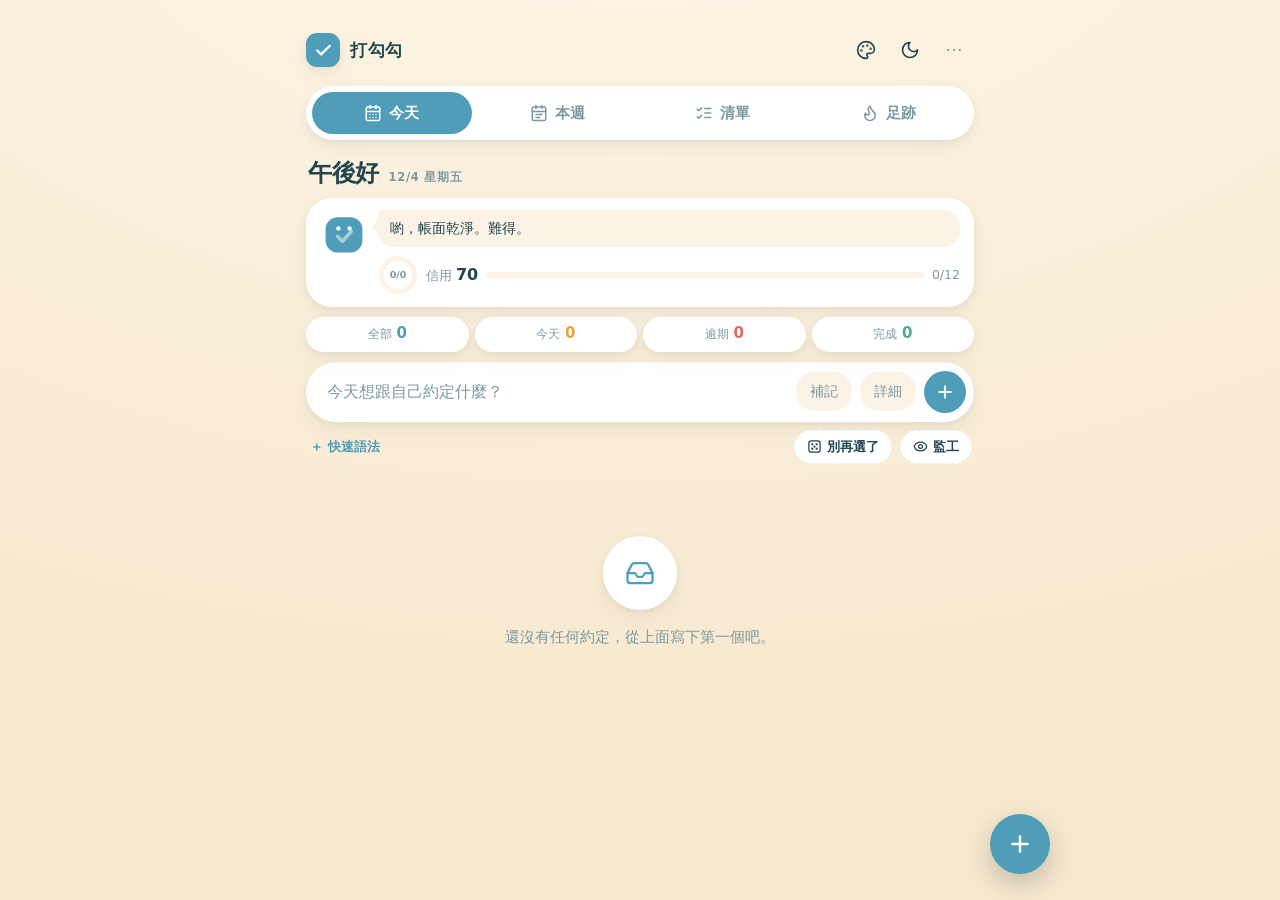
<file: index.html>
<!DOCTYPE html>
<html lang="zh-Hant" data-palette="cream" data-theme="light">
<head>
  <meta charset="UTF-8">
  <meta name="viewport" content="width=device-width, initial-scale=1, viewport-fit=cover">
  <meta name="description" content="打勾勾 — 跟自己打勾勾，說到做到。個人待辦清單，資料存在自己的瀏覽器。">
  <meta name="theme-color" content="#f7e9cf">
  <title>打勾勾 · 跟自己的約定</title>

  <link rel="manifest" href="manifest.webmanifest">
  <link rel="apple-touch-icon" href="icons/apple-touch-icon.png">
  <meta name="apple-mobile-web-app-capable" content="yes">
  <meta name="apple-mobile-web-app-status-bar-style" content="default">
  <meta name="apple-mobile-web-app-title" content="打勾勾">
  <meta name="mobile-web-app-capable" content="yes">
  <link rel="icon" href="data:image/svg+xml,%3Csvg%20xmlns='http://www.w3.org/2000/svg'%20viewBox='0%200%20100%20100'%3E%3Crect%20width='100'%20height='100'%20rx='28'%20fill='%234f9db8'/%3E%3Cpath%20d='M28%2052l14%2014%2030-32'%20fill='none'%20stroke='white'%20stroke-width='10'%20stroke-linecap='round'%20stroke-linejoin='round'/%3E%3C/svg%3E">

  <!-- 保底樣式：萬一外部樣式表沒載到（部署中／快取），畫面也不會爆開 -->
  <style>
    [hidden] { display: none !important; }
    .sprite { display: none; }
    svg.ico { width: 20px; height: 20px; fill: none; stroke: currentColor; stroke-width: 2; }
    body { margin: 0; font-family: system-ui, sans-serif; }
    canvas.confetti { position: fixed; inset: 0; pointer-events: none; opacity: 0; }
  </style>
  <link rel="stylesheet" href="assets/styles.css?v=16">
</head>
<body>
  <a class="skip-link" href="#groups">跳到清單</a>

  <!-- 圖示：Lucide (https://lucide.dev) — ISC License，路徑內嵌，不依賴外部資源 -->
  <svg class="sprite" aria-hidden="true" focusable="false">
    <symbol id="i-check" viewBox="0 0 24 24"><path d="M20 6 9 17l-5-5"/></symbol>
    <symbol id="i-list" viewBox="0 0 24 24"><path d="m3 17 2 2 4-4"/><path d="m3 7 2 2 4-4"/><path d="M13 6h8"/><path d="M13 12h8"/><path d="M13 18h8"/></symbol>
    <symbol id="i-calendar" viewBox="0 0 24 24"><path d="M8 2v4"/><path d="M16 2v4"/><rect width="18" height="18" x="3" y="4" rx="2"/><path d="M3 10h18"/><path d="M8 14h.01"/><path d="M12 14h.01"/><path d="M16 14h.01"/><path d="M8 18h.01"/><path d="M12 18h.01"/><path d="M16 18h.01"/></symbol>
    <symbol id="i-alarm" viewBox="0 0 24 24"><circle cx="12" cy="13" r="8"/><path d="M12 9v4l2 2"/><path d="M5 3 2 6"/><path d="m22 6-3-3"/><path d="M6.38 18.7 4 21"/><path d="M17.64 18.67 20 21"/></symbol>
    <symbol id="i-clock" viewBox="0 0 24 24"><circle cx="12" cy="12" r="10"/><polyline points="12 6 12 12 16 14"/></symbol>
    <symbol id="i-done" viewBox="0 0 24 24"><path d="M21.801 10A10 10 0 1 1 17 3.335"/><path d="m9 11 3 3L22 4"/></symbol>
    <symbol id="i-search" viewBox="0 0 24 24"><circle cx="11" cy="11" r="8"/><path d="m21 21-4.3-4.3"/></symbol>
    <symbol id="i-plus" viewBox="0 0 24 24"><path d="M5 12h14"/><path d="M12 5v14"/></symbol>
    <symbol id="i-sun" viewBox="0 0 24 24"><circle cx="12" cy="12" r="4"/><path d="M12 2v2"/><path d="M12 20v2"/><path d="m4.93 4.93 1.41 1.41"/><path d="m17.66 17.66 1.41 1.41"/><path d="M2 12h2"/><path d="M20 12h2"/><path d="m6.34 17.66-1.41 1.41"/><path d="m19.07 4.93-1.41 1.41"/></symbol>
    <symbol id="i-moon" viewBox="0 0 24 24"><path d="M12 3a6 6 0 0 0 9 9 9 9 0 1 1-9-9Z"/></symbol>
    <symbol id="i-palette" viewBox="0 0 24 24"><path d="M12 22a1 1 0 0 1 0-20 10 9 0 0 1 10 9 5 5 0 0 1-5 5h-2.25a1.75 1.75 0 0 0-1.4 2.8l.3.4a1.75 1.75 0 0 1-1.4 2.8z"/><circle cx="13.5" cy="6.5" r=".5" class="dot"/><circle cx="17.5" cy="10.5" r=".5" class="dot"/><circle cx="6.5" cy="12.5" r=".5" class="dot"/><circle cx="8.5" cy="7.5" r=".5" class="dot"/></symbol>
    <symbol id="i-more" viewBox="0 0 24 24"><circle cx="12" cy="12" r="1"/><circle cx="19" cy="12" r="1"/><circle cx="5" cy="12" r="1"/></symbol>
    <symbol id="i-edit" viewBox="0 0 24 24"><path d="M12 3H5a2 2 0 0 0-2 2v14a2 2 0 0 0 2 2h14a2 2 0 0 0 2-2v-7"/><path d="M18.375 2.625a1 1 0 0 1 3 3l-9.013 9.014a2 2 0 0 1-.853.505l-2.873.84a.5.5 0 0 1-.62-.62l.84-2.873a2 2 0 0 1 .506-.852z"/></symbol>
    <symbol id="i-trash" viewBox="0 0 24 24"><path d="M3 6h18"/><path d="M19 6v14c0 1-1 2-2 2H7c-1 0-2-1-2-2V6"/><path d="M8 6V4c0-1 1-2 2-2h4c1 0 2 1 2 2v2"/><path d="M10 11v6"/><path d="M14 11v6"/></symbol>
    <symbol id="i-grip" viewBox="0 0 24 24"><circle cx="9" cy="12" r="1"/><circle cx="9" cy="5" r="1"/><circle cx="9" cy="19" r="1"/><circle cx="15" cy="12" r="1"/><circle cx="15" cy="5" r="1"/><circle cx="15" cy="19" r="1"/></symbol>
    <symbol id="i-close" viewBox="0 0 24 24"><path d="M18 6 6 18"/><path d="m6 6 12 12"/></symbol>
    <symbol id="i-chevron" viewBox="0 0 24 24"><path d="m9 18 6-6-6-6"/></symbol>
    <symbol id="i-flag" viewBox="0 0 24 24"><path d="M4 15s1-1 4-1 5 2 8 2 4-1 4-1V3s-1 1-4 1-5-2-8-2-4 1-4 1z"/><path d="M4 22v-7"/></symbol>
    <symbol id="i-tag" viewBox="0 0 24 24"><path d="M12.586 2.586A2 2 0 0 0 11.172 2H4a2 2 0 0 0-2 2v7.172a2 2 0 0 0 .586 1.414l8.704 8.704a2.426 2.426 0 0 0 3.42 0l6.58-6.58a2.426 2.426 0 0 0 0-3.42z"/><circle cx="7.5" cy="7.5" r=".5" class="dot"/></symbol>
    <symbol id="i-download" viewBox="0 0 24 24"><path d="M21 15v4a2 2 0 0 1-2 2H5a2 2 0 0 1-2-2v-4"/><polyline points="7 10 12 15 17 10"/><path d="M12 15V3"/></symbol>
    <symbol id="i-upload" viewBox="0 0 24 24"><path d="M21 15v4a2 2 0 0 1-2 2H5a2 2 0 0 1-2-2v-4"/><polyline points="17 8 12 3 7 8"/><path d="M12 3v12"/></symbol>
    <symbol id="i-eraser" viewBox="0 0 24 24"><path d="m7 21-4.3-4.3c-1-1-1-2.5 0-3.4l9.6-9.6c1-1 2.5-1 3.4 0l5.6 5.6c1 1 1 2.5 0 3.4L13 21"/><path d="M22 21H7"/><path d="m5 11 9 9"/></symbol>
    <symbol id="i-inbox" viewBox="0 0 24 24"><polyline points="22 12 16 12 14 15 10 15 8 12 2 12"/><path d="M5.45 5.11 2 12v6a2 2 0 0 0 2 2h16a2 2 0 0 0 2-2v-6l-3.45-6.89A2 2 0 0 0 16.76 4H7.24a2 2 0 0 0-1.79 1.11z"/></symbol>
    <symbol id="i-sparkles" viewBox="0 0 24 24"><path d="M9.937 15.5A2 2 0 0 0 8.5 14.063l-6.135-1.582a.5.5 0 0 1 0-.962L8.5 9.936A2 2 0 0 0 9.937 8.5l1.582-6.135a.5.5 0 0 1 .963 0L14.063 8.5A2 2 0 0 0 15.5 9.937l6.135 1.581a.5.5 0 0 1 0 .964L15.5 14.063a2 2 0 0 0-1.437 1.437l-1.582 6.135a.5.5 0 0 1-.963 0z"/><path d="M20 3v4"/><path d="M22 5h-4"/><path d="M4 17v2"/><path d="M5 18H3"/></symbol>
    <symbol id="i-flame" viewBox="0 0 24 24"><path d="M8.5 14.5A2.5 2.5 0 0 0 11 12c0-1.38-.5-2-1-3-1.072-2.143-.224-4.054 2-6 .5 2.5 2 4.9 4 6.5 2 1.6 3 3.5 3 5.5a7 7 0 1 1-14 0c0-1.153.433-2.294 1-3a2.5 2.5 0 0 0 2.5 2.5z"/></symbol>
    <symbol id="i-shield" viewBox="0 0 24 24"><path d="M20 13c0 5-3.5 7.5-7.66 8.95a1 1 0 0 1-.67-.01C7.5 20.5 4 18 4 13V6a1 1 0 0 1 1-1c2 0 4.5-1.2 6.24-2.72a1.17 1.17 0 0 1 1.52 0C14.51 3.81 17 5 19 5a1 1 0 0 1 1 1z"/><path d="m9 12 2 2 4-4"/></symbol>
    <symbol id="i-share" viewBox="0 0 24 24"><path d="M12 2v13"/><path d="m16 6-4-4-4 4"/><path d="M21 15v4a2 2 0 0 1-2 2H5a2 2 0 0 1-2-2v-4"/></symbol>
    <symbol id="i-bell" viewBox="0 0 24 24"><path d="M10.268 21a2 2 0 0 0 3.464 0"/><path d="M3.262 15.326A1 1 0 0 0 4 17h16a1 1 0 0 0 .74-1.673C19.41 13.956 18 12.499 18 8A6 6 0 0 0 6 8c0 4.499-1.411 5.956-2.738 7.326"/></symbol>
    <symbol id="i-tone" viewBox="0 0 24 24"><path d="M21 15a2 2 0 0 1-2 2H7l-4 4V5a2 2 0 0 1 2-2h14a2 2 0 0 1 2 2z"/><path d="M12 7v3"/><path d="M12 13.5h.01"/></symbol>
    <symbol id="i-week" viewBox="0 0 24 24"><rect width="18" height="18" x="3" y="4" rx="2"/><path d="M16 2v4"/><path d="M8 2v4"/><path d="M3 10h18"/><path d="M8 14h8"/><path d="M8 18h5"/></symbol>
    <symbol id="i-dice" viewBox="0 0 24 24"><rect width="18" height="18" x="3" y="3" rx="4"/><circle cx="8.5" cy="8.5" r=".8" class="dot"/><circle cx="15.5" cy="8.5" r=".8" class="dot"/><circle cx="12" cy="12" r=".8" class="dot"/><circle cx="8.5" cy="15.5" r=".8" class="dot"/><circle cx="15.5" cy="15.5" r=".8" class="dot"/></symbol>
    <symbol id="i-note" viewBox="0 0 24 24"><path d="M9 18V5l12-2v13"/><circle cx="6" cy="18" r="3" class="stroked"/><circle cx="18" cy="16" r="3" class="stroked"/></symbol>
    <symbol id="i-voice" viewBox="0 0 24 24"><path d="M11 4.7 6.6 8H3.5a.5.5 0 0 0-.5.5v7a.5.5 0 0 0 .5.5h3.1L11 19.3a.5.5 0 0 0 .8-.4V5.1a.5.5 0 0 0-.8-.4z"/><path d="M16 9a5 5 0 0 1 0 6"/><path d="M19.4 5.6a9 9 0 0 1 0 12.8"/></symbol>
    <symbol id="i-eye" viewBox="0 0 24 24"><path d="M2.06 12.35a1 1 0 0 1 0-.7 10.75 10.75 0 0 1 19.88 0 1 1 0 0 1 0 .7 10.75 10.75 0 0 1-19.88 0"/><circle cx="12" cy="12" r="3" class="stroked" fill="none"/></symbol>
    <symbol id="i-install" viewBox="0 0 24 24"><path d="M12 13V2"/><path d="m8 9 4 4 4-4"/><path d="M20.38 12.21a10 10 0 1 1-16.76 0"/></symbol>
    <symbol id="i-link" viewBox="0 0 24 24"><path d="M10 13a5 5 0 0 0 7.54.54l3-3a5 5 0 0 0-7.07-7.07l-1.72 1.71"/><path d="M14 11a5 5 0 0 0-7.54-.54l-3 3a5 5 0 0 0 7.07 7.07l1.71-1.71"/></symbol>
  </svg>

  <div class="app">
    <header class="hero">
      <div class="hero__bar">
        <div class="brand">
          <span class="brand__mark"><svg class="ico"><use href="#i-check"/></svg></span>
          <span class="brand__name">打勾勾</span>
        </div>
        <div class="hero__tools">
          <div class="pop">
            <button type="button" class="ghost-btn" id="paletteBtn" aria-haspopup="true" aria-expanded="false" aria-label="更換配色">
              <svg class="ico"><use href="#i-palette"/></svg>
            </button>
            <div class="pop__panel pop__panel--swatches" id="palettePanel" role="menu" hidden>
              <button type="button" role="menuitemradio" data-palette="cream"><i class="sw sw--cream"></i>奶油拿鐵</button>
              <button type="button" role="menuitemradio" data-palette="pastel"><i class="sw sw--pastel"></i>粉彩糖霜</button>
              <button type="button" role="menuitemradio" data-palette="lime"><i class="sw sw--lime"></i>螢光萊姆</button>
            </div>
          </div>
          <button type="button" class="ghost-btn" id="themeBtn" aria-label="切換淺色或深色主題">
            <svg class="ico"><use href="#i-moon"/></svg>
          </button>
          <div class="pop">
            <button type="button" class="ghost-btn" id="moreBtn" aria-haspopup="true" aria-expanded="false" aria-label="更多功能">
              <svg class="ico"><use href="#i-more"/></svg>
            </button>
            <div class="pop__panel" id="morePanel" role="menu" hidden>
              <button type="button" role="menuitem" id="installBtn" hidden><svg class="ico"><use href="#i-install"/></svg>安裝到主畫面</button>
              <button type="button" role="menuitem" id="notifyBtn"><svg class="ico"><use href="#i-bell"/></svg><span id="notifyLabel">提醒：關</span></button>
              <button type="button" role="menuitem" id="soundBtn"><svg class="ico"><use href="#i-note"/></svg><span id="soundLabel">音效：開</span></button>
              <button type="button" role="menuitem" id="voiceBtn"><svg class="ico"><use href="#i-voice"/></svg><span id="voiceLabel">語音：關</span></button>
              <button type="button" role="menuitem" id="testNagBtn"><svg class="ico"><use href="#i-sparkles"/></svg>試罵一次</button>
              <button type="button" role="menuitem" id="toneBtn"><svg class="ico"><use href="#i-tone"/></svg><span id="toneLabel">語氣：毒舌</span></button>
              <button type="button" role="menuitem" id="shareBtn"><svg class="ico"><use href="#i-share"/></svg>產生今日成果卡</button>
              <button type="button" role="menuitem" id="exportBtn"><svg class="ico"><use href="#i-download"/></svg>匯出備份</button>
              <button type="button" role="menuitem" id="importBtn"><svg class="ico"><use href="#i-upload"/></svg>匯入備份</button>
              <button type="button" role="menuitem" id="clearDoneBtn"><svg class="ico"><use href="#i-eraser"/></svg>清除已完成</button>
              <button type="button" role="menuitem" id="clearAllBtn" class="danger"><svg class="ico"><use href="#i-trash"/></svg>刪除全部資料</button>
            </div>
          </div>
        </div>
      </div>
    </header>

    <nav class="nav" id="nav" role="tablist" aria-label="主要分頁">
      <button type="button" class="nav__btn" data-view="today" role="tab">
        <svg class="ico"><use href="#i-calendar"/></svg><span>今天</span>
        <i class="nav__dot" id="navDot" hidden></i>
      </button>
      <button type="button" class="nav__btn" data-view="week" role="tab">
        <svg class="ico"><use href="#i-week"/></svg><span>本週</span>
      </button>
      <button type="button" class="nav__btn" data-view="list" role="tab">
        <svg class="ico"><use href="#i-list"/></svg><span>清單</span>
      </button>
      <button type="button" class="nav__btn" data-view="trail" role="tab">
        <svg class="ico"><use href="#i-flame"/></svg><span>足跡</span>
      </button>
    </nav>

    <!-- ========== 今天 ========== -->
    <section class="view" id="viewToday" role="tabpanel" aria-label="今天">
      <div class="todayhead">
        <h1 class="hero__title" id="greeting">你好</h1>
        <p class="eyebrow" id="dateLine"></p>
      </div>

      <section class="credit" aria-label="信用與今日進度">
        <svg class="mascot" id="mascot" data-mood="normal" viewBox="0 0 120 120" aria-hidden="true">
          <rect x="14" y="18" width="92" height="88" rx="30" class="mascot__body"/>
          <path d="M44 66l12 12 22-24" class="mascot__check"/>
          <g class="m-normal">
            <circle cx="46" cy="46" r="5.5" class="mascot__eye"/>
            <circle cx="74" cy="46" r="5.5" class="mascot__eye"/>
          </g>
          <g class="m-proud">
            <path d="M40 46q6-7 12 0" class="mascot__stroke"/>
            <path d="M68 46q6-7 12 0" class="mascot__stroke"/>
          </g>
          <g class="m-squint">
            <path d="M40 44h12" class="mascot__stroke"/>
            <path d="M68 44h12" class="mascot__stroke"/>
          </g>
          <g class="m-angry">
            <path d="M39 40l13 5M81 40l-13 5" class="mascot__stroke"/>
            <circle cx="46" cy="50" r="4.5" class="mascot__eye"/>
            <circle cx="74" cy="50" r="4.5" class="mascot__eye"/>
          </g>
        </svg>
        <div class="credit__body">
          <p class="bubble" id="mascotSay">…</p>
          <div class="credit__meta">
            <span class="ring ring--mini" title="今日進度">
              <svg viewBox="0 0 120 120" aria-hidden="true">
                <circle class="ring__track" cx="60" cy="60" r="50"></circle>
                <circle class="ring__bar" id="ringBar" cx="60" cy="60" r="50"></circle>
              </svg>
              <b class="ring__label" id="ringLabel">0/0</b>
            </span>
            <span class="credit__score">信用 <b id="creditScore">70</b></span>
            <div class="limitbar" title="進行中／額度"><i id="limitFill"></i></div>
            <span class="credit__limit" id="limitText"></span>
          </div>
        </div>
      </section>

      <section class="tiles" aria-label="狀態總覽">
        <button type="button" class="tile" data-page="all" data-tone="brand">
          <span class="tile__label">全部</span>
          <span class="tile__num" id="tAll">0</span>
        </button>
        <button type="button" class="tile" data-page="today" data-tone="accent">
          <span class="tile__label">今天</span>
          <span class="tile__num" id="tToday">0</span>
        </button>
        <button type="button" class="tile" data-page="overdue" data-tone="danger">
          <span class="tile__label">逾期</span>
          <span class="tile__num" id="tOver">0</span>
        </button>
        <button type="button" class="tile" data-page="done" data-tone="ok">
          <span class="tile__label">完成</span>
          <span class="tile__num" id="tDone">0</span>
        </button>
      </section>

      <section class="compose">
        <form id="quickForm" autocomplete="off">
          <input type="text" id="quickInput" placeholder="今天想跟自己約定什麼？" aria-label="新增待辦事項">
          <button type="button" class="compose__more" id="backfillBtn" title="記下已經做完、但沒列在清單上的事">補記</button>
          <button type="button" class="compose__more" id="detailBtn" title="填寫完整欄位">詳細</button>
          <button type="submit" class="compose__go" aria-label="新增">
            <svg class="ico"><use href="#i-plus"/></svg>
          </button>
        </form>
        <div class="toolrow">
          <button type="button" class="toolrow__link" id="syntaxBtn" aria-expanded="false" aria-controls="syntaxHelp">快速語法</button>
          <button type="button" class="fun-btn" id="spinBtn"><svg class="ico"><use href="#i-dice"/></svg>別再選了</button>
          <button type="button" class="fun-btn" id="focusBtn"><svg class="ico"><use href="#i-eye"/></svg>監工</button>
        </div>
        <p class="syntax" id="syntaxHelp" hidden>
            <code>!高</code> <code>!中</code> <code>!低</code> 設定優先度 ·
            <code>#分類</code> 設定分類 ·
            <code>@今天</code> <code>@明天</code> <code>@下週</code> <code>@8/15</code> 設定到期日。
            例如：<em>寫月報 !高 #工作 @明天</em>
        </p>
      </section>

      <main class="groups" id="todayList"></main>
      <div class="empty" id="todayEmpty" hidden></div>
    </section>

    <!-- ========== 本週 ========== -->
    <section class="view" id="viewWeek" role="tabpanel" aria-label="本週" hidden>
      <div class="week__nav">
        <button type="button" class="ghost-btn" id="weekPrev" aria-label="上一週"><svg class="ico" style="transform:rotate(180deg)"><use href="#i-chevron"/></svg></button>
        <h2 class="week__label" id="weekLabel"></h2>
        <button type="button" class="ghost-btn" id="weekNext" aria-label="下一週"><svg class="ico"><use href="#i-chevron"/></svg></button>
      </div>
      <p class="week__hint">點日期看那天要做什麼；tab 下的小條是各天的負載。用 ‹ › 把事情搬到別天——未來的隨便搬，<b>今天和逾期的往後搬算改期，照罰</b>。</p>
      <div id="weekBoard" class="week"></div>
      <button type="button" class="week__someday" id="weekSomeday" hidden></button>
    </section>

    <!-- ========== 清單 ========== -->
    <section class="view" id="viewList" role="tabpanel" aria-label="清單" hidden>
      <section class="controls">
        <div class="search">
          <svg class="ico"><use href="#i-search"/></svg>
          <input type="search" id="searchInput" placeholder="搜尋待辦事項…" aria-label="搜尋待辦事項">
        </div>
        <label class="select">
          <select id="sortSelect" aria-label="排序方式">
            <option value="manual">自訂順序</option>
            <option value="due">依到期日</option>
            <option value="priority">依優先度</option>
            <option value="created">依建立時間</option>
          </select>
          <svg class="ico"><use href="#i-chevron"/></svg>
        </label>
      </section>

      <div class="cats" id="cats" role="group" aria-label="分類篩選"></div>
      <nav class="tabs" id="tabs" role="tablist" aria-label="依日期分頁"></nav>

      <main class="groups" id="groups"></main>
      <div class="empty" id="empty" hidden></div>
      <div class="pager" id="pager" hidden></div>
    </section>

    <!-- ========== 足跡 ========== -->
    <section class="view" id="viewTrail" role="tabpanel" aria-label="約定足跡" hidden>
      <section class="trail">
        <div class="trail__head">
          <h2>約定足跡</h2>
          <button type="button" class="mini-btn" id="shareBtn2">
            <svg class="ico"><use href="#i-sparkles"/></svg>成果卡
          </button>
        </div>
        <div class="trail__stats">
          <div class="trail__stat">
            <span class="trail__ico" data-tone="accent"><svg class="ico"><use href="#i-flame"/></svg></span>
            <b id="streakNum">0</b>
            <small>連續達成</small>
          </div>
          <div class="trail__stat">
            <span class="trail__ico" data-tone="ok"><svg class="ico"><use href="#i-shield"/></svg></span>
            <b id="keepRate">—</b>
            <small>守約率</small>
          </div>
          <div class="trail__stat">
            <span class="trail__ico" data-tone="brand"><svg class="ico"><use href="#i-check"/></svg></span>
            <b id="totalDone">0</b>
            <small>累計完成</small>
          </div>
        </div>
        <div class="heatmap" id="heatmap"></div>
        <div class="trail__legend">
          <span>少</span>
          <i data-lv="0"></i><i data-lv="1"></i><i data-lv="2"></i><i data-lv="3"></i><i data-lv="4"></i>
          <span>多</span>
          <em id="trailRange"></em>
        </div>
      </section>
    </section>
  </div>

  <div class="focusbar" id="focusBar" hidden>
    <svg class="ico"><use href="#i-eye"/></svg>
    <div class="focusbar__body">
      <b id="focusTask">專注中</b>
      <span class="focusbar__time" id="focusTime">25:00</span>
    </div>
    <button type="button" id="focusQuit">放棄</button>
  </div>

  <button type="button" class="fab" id="fabBtn" aria-label="新增待辦事項（詳細）">
    <svg class="ico"><use href="#i-plus"/></svg>
  </button>

  <canvas id="confetti" class="confetti" aria-hidden="true"></canvas>

  <dialog id="editDialog" class="sheet">
    <form method="dialog" id="editForm">
      <div class="sheet__head">
        <h2 id="dialogTitle">新的約定</h2>
        <button type="button" class="ghost-btn" id="cancelBtn" aria-label="關閉">
          <svg class="ico"><use href="#i-close"/></svg>
        </button>
      </div>

      <label class="field">
        <span>標題</span>
        <input type="text" name="title" id="fTitle" required maxlength="200" placeholder="例如：寫月報">
      </label>

      <label class="field">
        <span>備註</span>
        <textarea name="note" id="fNote" rows="3" maxlength="2000" placeholder="補充說明（選填）"></textarea>
      </label>

      <div class="field">
        <span>優先度</span>
        <div class="segmented">
          <label><input type="radio" name="priority" value="high"><span>高</span></label>
          <label><input type="radio" name="priority" value="normal" checked><span>中</span></label>
          <label><input type="radio" name="priority" value="low"><span>低</span></label>
        </div>
      </div>

      <div class="field">
        <span>到期日</span>
        <input type="date" name="due" id="fDue">
        <div class="quickdates">
          <button type="button" data-shift="0">今天</button>
          <button type="button" data-shift="1">明天</button>
          <button type="button" data-shift="7">下週</button>
          <button type="button" data-shift="clear">清除</button>
        </div>
      </div>

      <label class="field">
        <span>分類</span>
        <input type="text" name="category" id="fCategory" list="categoryList" maxlength="30" placeholder="例如：工作、家事、學習">
        <datalist id="categoryList"></datalist>
      </label>

      <div class="sheet__actions">
        <button type="button" class="btn" id="cancelBtn2">取消</button>
        <button type="submit" class="btn btn--primary" id="saveBtn">儲存</button>
      </div>
    </form>
  </dialog>

  <dialog id="spinDialog" class="sheet sheet--spin">
    <div class="sheet__head">
      <h2>勾勾抽籤</h2>
      <button type="button" class="ghost-btn" id="spinClose" aria-label="關閉">
        <svg class="ico"><use href="#i-close"/></svg>
      </button>
    </div>
    <div class="slot" id="slot"><span id="slotText">…</span></div>
    <p class="spin-say" id="spinSay"></p>
    <div class="sheet__actions">
      <button type="button" class="btn" id="spinAgain">再抽</button>
      <button type="button" class="btn btn--primary" id="spinGo">就做這件，監工開始</button>
    </div>
  </dialog>

  <dialog id="shareDialog" class="sheet sheet--share">
    <div class="sheet__head">
      <h2 id="shareTitle">今日成果卡</h2>
      <button type="button" class="ghost-btn" id="shareClose" aria-label="關閉">
        <svg class="ico"><use href="#i-close"/></svg>
      </button>
    </div>
    <div class="shareview"><canvas id="shareCanvas" width="1080" height="1350"></canvas></div>
    <div class="sheet__actions">
      <button type="button" class="btn" id="shareCopy"><svg class="ico"><use href="#i-link"/></svg>複製圖片</button>
      <button type="button" class="btn btn--primary" id="shareSave"><svg class="ico"><use href="#i-download"/></svg>下載 PNG</button>
    </div>
  </dialog>

  <dialog id="nagDialog" class="sheet sheet--nag">
    <div class="nag__row">
      <svg class="mascot mascot--sm" data-mood="angry" viewBox="0 0 120 120" aria-hidden="true">
        <rect x="14" y="18" width="92" height="88" rx="30" class="mascot__body"/>
        <path d="M44 66l12 12 22-24" class="mascot__check"/>
        <g class="m-angry">
          <path d="M39 40l13 5M81 40l-13 5" class="mascot__stroke"/>
          <circle cx="46" cy="50" r="4.5" class="mascot__eye"/>
          <circle cx="74" cy="50" r="4.5" class="mascot__eye"/>
        </g>
      </svg>
      <p id="nagText"></p>
    </div>
    <div class="sheet__actions">
      <button type="button" class="btn" id="nagAlt"></button>
      <button type="button" class="btn btn--primary" id="nagMain"></button>
    </div>
  </dialog>

  <input type="file" id="importFile" accept="application/json,.json" hidden>

  <div class="toast" id="toast" role="status" aria-live="polite" hidden>
    <span id="toastText"></span>
    <button type="button" id="toastAction" class="toast__action" hidden>復原</button>
  </div>

  <script src="assets/app.js?v=16"></script>
</body>
</html>
</file>
<file: assets/styles.css>
/* =========================================================
   打勾勾 Pinky — 樣式
   色盤：cream（奶油拿鐵）/ pastel（粉彩糖霜）/ lime（螢光萊姆）
   每組色盤都有 light / dark 兩種明暗。
   ========================================================= */

/* ---------- 奶油拿鐵 ---------- */
:root[data-palette="cream"][data-theme="light"] {
  color-scheme: light;
  --bg: #f7e9cf;
  --bg-2: #fdf5e6;
  --surface: #ffffff;
  --surface-2: #fbf3e6;
  --line: rgba(35, 71, 79, .09);
  --text: #21454e;
  --dim: #7c99a2;
  --brand: #4f9db8;
  --brand-wash: #e2f1f6;
  --on-brand: #ffffff;
  --accent: #e6a23c;
  --accent-wash: #fbeed6;
  --danger: #e0685c;
  --danger-wash: #fbe6e3;
  --ok: #4bab86;
  --ok-wash: #e0f2ea;
  --hero-1: #4f9db8;
  --hero-2: #86c8d6;
  --on-hero: #ffffff;
}
:root[data-palette="cream"][data-theme="dark"] {
  color-scheme: dark;
  --bg: #0c2a31;
  --bg-2: #10353e;
  --surface: #123943;
  --surface-2: #17444f;
  --line: rgba(255, 255, 255, .09);
  --text: #e8f3f4;
  --dim: #8db2b9;
  --brand: #6cc2dc;
  --brand-wash: #1a4b58;
  --on-brand: #06272f;
  --accent: #eeb463;
  --accent-wash: #45392a;
  --danger: #f08a7e;
  --danger-wash: #4a2b2a;
  --ok: #63c6a2;
  --ok-wash: #1e4740;
  --hero-1: #1c6076;
  --hero-2: #2f8ba1;
  --on-hero: #eafafd;
}

/* ---------- 粉彩糖霜 ---------- */
:root[data-palette="pastel"][data-theme="light"] {
  color-scheme: light;
  --bg: #eeedf8;
  --bg-2: #f8f7fd;
  --surface: #ffffff;
  --surface-2: #f5f4fd;
  --line: rgba(43, 42, 61, .08);
  --text: #2b2a3d;
  --dim: #85839c;
  --brand: #7d76e0;
  --brand-wash: #ebe9fc;
  --on-brand: #ffffff;
  --accent: #e98aa6;
  --accent-wash: #fceaf0;
  --danger: #e5695f;
  --danger-wash: #fbe6e3;
  --ok: #4fb492;
  --ok-wash: #e0f3ec;
  --hero-1: #8a83ea;
  --hero-2: #c6a4ee;
  --on-hero: #ffffff;
}
:root[data-palette="pastel"][data-theme="dark"] {
  color-scheme: dark;
  --bg: #15142a;
  --bg-2: #1b1a33;
  --surface: #201f3a;
  --surface-2: #282647;
  --line: rgba(255, 255, 255, .09);
  --text: #eceafb;
  --dim: #9c99bd;
  --brand: #a8a1ff;
  --brand-wash: #2f2c58;
  --on-brand: #16142c;
  --accent: #f2a2bc;
  --accent-wash: #4a2c3b;
  --danger: #f4837a;
  --danger-wash: #4b2a2c;
  --ok: #67cba7;
  --ok-wash: #1f4a3f;
  --hero-1: #5c53b8;
  --hero-2: #9a6fc9;
  --on-hero: #f6f2ff;
}

/* ---------- 螢光萊姆 ---------- */
:root[data-palette="lime"][data-theme="light"] {
  color-scheme: light;
  --bg: #eef3d8;
  --bg-2: #f7faea;
  --surface: #ffffff;
  --surface-2: #f4f7e4;
  --line: rgba(32, 38, 20, .1);
  --text: #232a16;
  --dim: #7c8468;
  --brand: #7f9c16;
  --brand-wash: #eaf3c8;
  --on-brand: #ffffff;
  --accent: #d0a520;
  --accent-wash: #f8eec7;
  --danger: #d9604f;
  --danger-wash: #fae4df;
  --ok: #3fa478;
  --ok-wash: #ddf0e6;
  --hero-1: #b6d92f;
  --hero-2: #8fc63f;
  --on-hero: #1c220f;
}
:root[data-palette="lime"][data-theme="dark"] {
  color-scheme: dark;
  --bg: #14150e;
  --bg-2: #1b1c13;
  --surface: #222318;
  --surface-2: #2b2d1f;
  --line: rgba(255, 255, 255, .1);
  --text: #f1f3e2;
  --dim: #9ea48b;
  --brand: #cfee4d;
  --brand-wash: #33381c;
  --on-brand: #1a1d0d;
  --accent: #e8c85a;
  --accent-wash: #3d3620;
  --danger: #f08a76;
  --danger-wash: #43281f;
  --ok: #6ed3a1;
  --ok-wash: #1f402f;
  --hero-1: #c7e94a;
  --hero-2: #98cc45;
  --on-hero: #1a1e0c;
}

:root {
  --r-sm: 12px;
  --r-md: 18px;
  --r-lg: 26px;
  --r-xl: 34px;
  --shadow-sm: 0 2px 6px rgba(20, 30, 40, .05), 0 8px 20px rgba(20, 30, 40, .05);
  --shadow-md: 0 6px 14px rgba(20, 30, 40, .07), 0 18px 40px rgba(20, 30, 40, .08);
  --shadow-lg: 0 20px 50px rgba(20, 30, 40, .18);
  --ease: cubic-bezier(.22, .68, .36, 1);
}

/* ---------- 基礎 ---------- */
* { box-sizing: border-box; }

/* 自訂 display 會蓋掉瀏覽器內建的 [hidden]，這裡補回來 */
[hidden] { display: none !important; }

html, body { min-height: 100%; }

body {
  margin: 0;
  background: var(--bg);
  background-image: radial-gradient(120% 900px at 50% -160px, var(--bg-2) 0%, transparent 100%);
  background-repeat: no-repeat;
  color: var(--text);
  font: 400 16px/1.55 "Noto Sans TC", "PingFang TC", "Hiragino Sans", "Microsoft JhengHei", ui-sans-serif, system-ui, -apple-system, "Segoe UI", sans-serif;
  -webkit-text-size-adjust: 100%;
  -webkit-font-smoothing: antialiased;
  transition: background-color .35s var(--ease), color .35s var(--ease);
}

button, input, select, textarea { font: inherit; color: inherit; }
button { cursor: pointer; }

.sprite { display: none; }

.ico {
  width: 20px;
  height: 20px;
  flex: none;
  fill: none;
  stroke: currentColor;
  stroke-width: 2;
  stroke-linecap: round;
  stroke-linejoin: round;
}
.ico .dot { fill: currentColor; stroke: none; }
#i-more circle, #i-grip circle, #i-list circle { fill: currentColor; stroke: none; }

.skip-link { position: absolute; left: -9999px; }
.skip-link:focus {
  left: 12px; top: 12px; z-index: 60;
  background: var(--surface); padding: 10px 16px; border-radius: 999px;
  box-shadow: var(--shadow-md);
}

:focus-visible { outline: 2px solid var(--brand); outline-offset: 3px; }

.app {
  max-width: 720px;
  margin: 0 auto;
  padding: clamp(18px, 3.5vw, 30px) clamp(16px, 4vw, 26px) 110px;
}

/* 安裝到主畫面後沒有瀏覽器列，需要自己讓開狀態列與底部指示條 */
@media (display-mode: standalone) {
  .app { padding-top: calc(clamp(18px, 3.5vw, 30px) + env(safe-area-inset-top)); }
}

/* ---------- 主要分頁列 ----------
   桌機：跟著內容排在頂部；手機：固定在底部，像原生 App。 */
.nav {
  display: flex;
  gap: 6px;
  padding: 6px;
  margin-bottom: 20px;
  background: var(--surface);
  border-radius: 999px;
  box-shadow: var(--shadow-sm);
}
.nav__btn {
  position: relative;
  flex: 1;
  display: flex;
  align-items: center;
  justify-content: center;
  gap: 7px;
  padding: 10px 8px;
  font-size: 14.5px;
  font-weight: 600;
  color: var(--dim);
  background: transparent;
  border: 0;
  border-radius: 999px;
  transition: all .2s var(--ease);
}
.nav__btn:hover { color: var(--text); }
.nav__btn.is-on {
  background: var(--brand);
  color: var(--on-brand);
}
.nav__btn .ico { width: 18px; height: 18px; }
.nav__dot {
  position: absolute;
  top: 7px;
  right: 18px;
  width: 7px; height: 7px;
  border-radius: 50%;
  background: var(--danger);
  box-shadow: 0 0 0 2px var(--surface);
}
.nav__btn.is-on .nav__dot { box-shadow: 0 0 0 2px var(--brand); }

.view { animation: viewIn .22s var(--ease); }
@keyframes viewIn { from { opacity: 0; transform: translateY(6px); } }

/* ---------- 標頭 ---------- */
.hero { margin-bottom: 16px; }

.hero__bar {
  display: flex;
  align-items: center;
  justify-content: space-between;
  gap: 12px;
  margin-bottom: 12px;
}

.brand { display: flex; align-items: center; gap: 10px; }
.brand__mark {
  width: 34px; height: 34px;
  display: grid; place-items: center;
  color: var(--on-brand);
  background: var(--brand);
  border-radius: 11px;
  box-shadow: var(--shadow-sm);
}
.brand__mark .ico { width: 19px; height: 19px; stroke-width: 3; }
.brand__name {
  font-size: 17px;
  font-weight: 800;
  letter-spacing: .04em;
}

.eyebrow {
  margin: 0;
  font-size: 11.5px;
  font-weight: 700;
  letter-spacing: .16em;
  color: var(--dim);
  text-transform: uppercase;
}

.hero__tools { display: flex; gap: 4px; }

.ghost-btn {
  width: 40px; height: 40px;
  display: grid; place-items: center;
  color: var(--text);
  background: transparent;
  border: 0;
  border-radius: 50%;
  transition: background-color .2s var(--ease), transform .2s var(--ease);
}
.ghost-btn:hover { background: var(--surface); transform: translateY(-1px); }
.ghost-btn:active { transform: scale(.94); }

.hero__title {
  margin: 0;
  font-size: clamp(26px, 6vw, 34px);
  font-weight: 800;
  letter-spacing: -.02em;
  line-height: 1.15;
}
/* 今天頁標頭：問候＋日期同一行 */
.todayhead {
  display: flex;
  align-items: baseline;
  gap: 10px;
  margin: 0 2px 10px;
}
.todayhead .hero__title { font-size: 24px; }
.todayhead .eyebrow { letter-spacing: .06em; }

/* ---------- 彈出選單 ---------- */
.pop { position: relative; }
.pop__panel {
  position: absolute;
  right: 0; top: calc(100% + 8px);
  min-width: 196px;
  padding: 8px;
  display: grid;
  gap: 2px;
  background: var(--surface);
  border: 1px solid var(--line);
  border-radius: var(--r-md);
  box-shadow: var(--shadow-md);
  z-index: 40;
  animation: pop .16s var(--ease);
}
@keyframes pop { from { opacity: 0; transform: translateY(-6px) scale(.97); } }

.pop__panel button {
  display: flex;
  align-items: center;
  gap: 10px;
  padding: 10px 12px;
  font-size: 14.5px;
  background: transparent;
  border: 0;
  border-radius: var(--r-sm);
  text-align: left;
  color: inherit;
}
.pop__panel button:hover { background: var(--surface-2); }
.pop__panel .danger { color: var(--danger); }
.pop__panel button[aria-checked="true"] { background: var(--brand-wash); font-weight: 700; }

.sw {
  width: 20px; height: 20px;
  border-radius: 50%;
  flex: none;
  box-shadow: inset 0 0 0 1px rgba(0, 0, 0, .08);
}
.sw--cream { background: linear-gradient(135deg, #f7e9cf 45%, #4f9db8 45%); }
.sw--pastel { background: linear-gradient(135deg, #eeedf8 45%, #8a83ea 45%); }
.sw--lime { background: linear-gradient(135deg, #22231a 45%, #cfee4d 45%); }

/* ---------- 今日進度環（迷你，嵌在信用卡片） ---------- */
.ring--mini { position: relative; width: 40px; height: 40px; flex: none; }
.ring--mini svg { width: 100%; height: 100%; transform: rotate(-90deg); display: block; }
.ring--mini circle { fill: none; stroke-width: 14; stroke-linecap: round; }
.ring--mini .ring__track { stroke: var(--surface-2); }
.ring--mini .ring__bar {
  stroke: var(--ok);
  stroke-dasharray: 314.16;
  stroke-dashoffset: 314.16;
  transition: stroke-dashoffset .6s var(--ease);
}
.ring--mini .ring__label {
  position: absolute;
  inset: 0;
  display: grid;
  place-items: center;
  font-size: 9.5px;
  font-weight: 800;
  font-variant-numeric: tabular-nums;
}

/* ---------- 信用卡片與吉祥物「勾勾」 ---------- */
.credit {
  display: flex;
  align-items: flex-start;
  gap: 10px;
  padding: 12px 14px;
  margin-bottom: 10px;
  background: var(--surface);
  border-radius: var(--r-lg);
  box-shadow: var(--shadow-sm);
}

.mascot { width: 72px; height: 72px; flex: none; }
.credit .mascot { width: 48px; height: 48px; }
.mascot--sm { width: 56px; height: 56px; }
.mascot__body { fill: var(--brand); }
.mascot__check {
  fill: none;
  stroke: rgba(255, 255, 255, .5);
  stroke-width: 9;
  stroke-linecap: round;
  stroke-linejoin: round;
}
.mascot__eye { fill: #fff; }
.mascot__stroke {
  fill: none;
  stroke: #fff;
  stroke-width: 5;
  stroke-linecap: round;
}
.mascot g { display: none; }
.mascot[data-mood="normal"] .m-normal,
.mascot[data-mood="proud"] .m-proud,
.mascot[data-mood="squint"] .m-squint,
.mascot[data-mood="angry"] .m-angry { display: block; }
.mascot[data-mood="angry"] .mascot__body { fill: var(--danger); }
.mascot[data-mood="squint"] .mascot__body { fill: var(--accent); }

.credit__body { flex: 1; min-width: 0; }
.bubble {
  position: relative;
  margin: 0 0 8px;
  padding: 8px 12px;
  font-size: 13.5px;
  line-height: 1.55;
  background: var(--surface-2);
  border-radius: 4px 16px 16px 16px;
  word-break: break-word;
}
.bubble::before {
  content: "";
  position: absolute;
  left: -7px; top: 10px;
  border: 7px solid transparent;
  border-right-color: var(--surface-2);
  border-left: 0;
}

.credit__meta {
  display: flex;
  align-items: center;
  gap: 8px;
  font-size: 12.5px;
  color: var(--dim);
}
.credit__score b {
  font-size: 16px;
  color: var(--text);
  font-variant-numeric: tabular-nums;
}
.limitbar {
  flex: 1;
  min-width: 40px;
  height: 6px;
  background: var(--surface-2);
  border-radius: 999px;
  overflow: hidden;
}
.limitbar i {
  display: block;
  height: 100%;
  width: 0;
  background: var(--brand);
  border-radius: 999px;
  transition: width .4s var(--ease), background-color .3s var(--ease);
}
.limitbar i.is-over { background: var(--danger); }
.credit__limit { font-variant-numeric: tabular-nums; white-space: nowrap; }

/* ---------- 追討對話框 ---------- */
.sheet--nag { width: min(400px, calc(100vw - 32px)); padding: 22px; }
.nag__row {
  display: flex;
  gap: 14px;
  align-items: flex-start;
  margin-bottom: 18px;
}
.nag__row p { margin: 4px 0 0; font-size: 15px; line-height: 1.7; }

/* ---------- 狀態磚 ---------- */
.tiles {
  display: grid;
  grid-template-columns: repeat(4, 1fr);
  gap: 6px;
  margin-bottom: 10px;
}
.tile {
  display: flex;
  align-items: baseline;
  justify-content: center;
  gap: 5px;
  padding: 7px 6px;
  background: var(--surface);
  border: 1.5px solid transparent;
  border-radius: 999px;
  box-shadow: var(--shadow-sm);
  color: var(--text);
  min-width: 0;
  transition: transform .2s var(--ease), border-color .2s var(--ease), background-color .2s var(--ease);
}
.tile:hover { transform: translateY(-2px); }
.tile__num {
  font-size: 15px;
  font-weight: 800;
  line-height: 1.1;
  font-variant-numeric: tabular-nums;
}
.tile__label {
  font-size: 12px;
  color: var(--dim);
  white-space: nowrap;
}

.tile[data-tone="brand"] .tile__num { color: var(--brand); }
.tile[data-tone="accent"] .tile__num { color: var(--accent); }
.tile[data-tone="danger"] .tile__num { color: var(--danger); }
.tile[data-tone="ok"] .tile__num { color: var(--ok); }

.tile.is-on[data-tone="brand"] { border-color: var(--brand); background: var(--brand-wash); }
.tile.is-on[data-tone="accent"] { border-color: var(--accent); background: var(--accent-wash); }
.tile.is-on[data-tone="danger"] { border-color: var(--danger); background: var(--danger-wash); }
.tile.is-on[data-tone="ok"] { border-color: var(--ok); background: var(--ok-wash); }
.tile.is-on .tile__label { color: var(--text); font-weight: 600; }

/* ---------- 新增列 ---------- */
.compose { margin-bottom: 16px; }
#quickForm {
  display: flex;
  align-items: center;
  gap: 8px;
  padding: 7px 7px 7px 20px;
  background: var(--surface);
  border-radius: 999px;
  box-shadow: var(--shadow-sm);
  border: 1.5px solid transparent;
  transition: border-color .2s var(--ease), box-shadow .2s var(--ease);
}
#quickForm:focus-within { border-color: var(--brand); box-shadow: var(--shadow-md); }
#quickInput {
  flex: 1;
  min-width: 0;
  padding: 10px 0;
  background: none;
  border: 0;
  outline: none;
  font-size: 15.5px;
}
#quickInput::placeholder { color: var(--dim); }

.compose__more {
  padding: 9px 14px;
  font-size: 13.5px;
  color: var(--dim);
  background: var(--surface-2);
  border: 0;
  border-radius: 999px;
}
.compose__more:hover { color: var(--text); }

.compose__go {
  width: 42px; height: 42px;
  display: grid; place-items: center;
  flex: none;
  color: var(--on-brand);
  background: var(--brand);
  border: 0;
  border-radius: 50%;
  transition: transform .2s var(--ease), filter .2s var(--ease);
}
.compose__go:hover { filter: brightness(1.07); transform: rotate(90deg); }
.compose__go .ico { stroke-width: 2.2; }

.toolrow {
  display: flex;
  align-items: center;
  gap: 8px;
  margin: 8px 2px 0;
}
.toolrow__link {
  margin-right: auto;
  padding: 4px 2px;
  font-size: 13px;
  font-weight: 600;
  color: var(--brand);
  background: none;
  border: 0;
}
.toolrow__link::before { content: "＋ "; }
.toolrow__link[aria-expanded="true"]::before { content: "－ "; }
.syntax { margin: 6px 4px 0; font-size: 13px; line-height: 1.9; color: var(--dim); }
.syntax code {
  background: var(--surface);
  border: 1px solid var(--line);
  border-radius: 7px;
  padding: 2px 7px;
  font-size: 12.5px;
  color: var(--text);
}
.syntax em { font-style: normal; color: var(--text); }

/* ---------- 搜尋與排序 ---------- */
.controls { display: flex; gap: 10px; margin-bottom: 10px; }

.search {
  flex: 1;
  display: flex;
  align-items: center;
  gap: 10px;
  padding: 0 18px;
  min-width: 0;
  background: var(--surface);
  border-radius: 999px;
  border: 1.5px solid transparent;
  box-shadow: var(--shadow-sm);
}
.search:focus-within { border-color: var(--brand); }
.search .ico { color: var(--dim); width: 18px; height: 18px; }
.search input {
  flex: 1;
  min-width: 0;
  padding: 11px 0;
  background: none;
  border: 0;
  outline: none;
  font-size: 14.5px;
}
.search input::-webkit-search-cancel-button { -webkit-appearance: none; }

.select { position: relative; display: flex; align-items: center; }
.select select {
  appearance: none;
  padding: 11px 38px 11px 18px;
  background: var(--surface);
  border: 1.5px solid transparent;
  border-radius: 999px;
  box-shadow: var(--shadow-sm);
  font-size: 14.5px;
  outline: none;
}
.select select:focus-visible { border-color: var(--brand); }
.select .ico {
  position: absolute;
  right: 14px;
  width: 15px; height: 15px;
  pointer-events: none;
  color: var(--dim);
  transform: rotate(90deg);
}

/* ---------- 分類 ---------- */
.cats {
  display: flex;
  gap: 8px;
  overflow-x: auto;
  padding-bottom: 4px;
  margin-bottom: 14px;
  scrollbar-width: none;
}
.cats::-webkit-scrollbar { display: none; }
.cats:empty { display: none; }

.cat {
  flex: none;
  padding: 8px 16px;
  font-size: 13.5px;
  background: var(--surface);
  color: var(--dim);
  border: 1.5px solid transparent;
  border-radius: 999px;
  box-shadow: var(--shadow-sm);
  transition: all .18s var(--ease);
}
.cat:hover { color: var(--text); }
.cat.is-on {
  background: var(--brand);
  border-color: var(--brand);
  color: var(--on-brand);
  font-weight: 600;
}

/* ---------- 分頁列 ---------- */
.tabs {
  display: flex;
  gap: 8px;
  overflow-x: auto;
  padding-bottom: 4px;
  margin-bottom: 14px;
  scrollbar-width: none;
}
.tabs::-webkit-scrollbar { display: none; }
.tabs:empty { display: none; }

.tab {
  flex: none;
  display: inline-flex;
  align-items: center;
  gap: 7px;
  padding: 9px 16px;
  font-size: 14px;
  font-weight: 600;
  color: var(--dim);
  background: var(--surface);
  border: 1.5px solid transparent;
  border-radius: 999px;
  box-shadow: var(--shadow-sm);
  transition: all .18s var(--ease);
}
.tab:hover { color: var(--text); transform: translateY(-1px); }
.tab.is-on {
  background: var(--brand);
  border-color: var(--brand);
  color: var(--on-brand);
}
.tab__n {
  font-size: 11.5px;
  font-weight: 700;
  padding: 1px 7px;
  border-radius: 999px;
  background: var(--surface-2);
  color: var(--dim);
  font-variant-numeric: tabular-nums;
}
.tab.is-on .tab__n { background: rgba(255, 255, 255, .28); color: inherit; }
.tab--overdue:not(.is-on) { color: var(--danger); }

/* ---------- 頁碼 ---------- */
.pager {
  display: flex;
  align-items: center;
  justify-content: center;
  gap: 8px;
  margin-top: 16px;
}
.pager button {
  display: inline-flex;
  align-items: center;
  gap: 4px;
  padding: 8px 14px;
  font-size: 13.5px;
  font-weight: 600;
  color: var(--text);
  background: var(--surface);
  border: 0;
  border-radius: 999px;
  box-shadow: var(--shadow-sm);
  transition: all .18s var(--ease);
}
.pager button:hover:not(:disabled) { transform: translateY(-1px); color: var(--brand); }
.pager button:disabled { opacity: .4; cursor: default; }
.pager button .ico { width: 15px; height: 15px; }
.pager .prev .ico { transform: rotate(180deg); }
.pager__at {
  font-size: 13px;
  color: var(--dim);
  font-variant-numeric: tabular-nums;
  padding: 0 4px;
}

/* ---------- 分組與項目 ---------- */
.groups { display: grid; gap: 16px; }

.group__head {
  display: flex;
  align-items: center;
  gap: 10px;
  width: 100%;
  padding: 0 6px 7px;
  background: none;
  border: 0;
  color: var(--dim);
}
.group__title {
  font-size: 11.5px;
  font-weight: 800;
  letter-spacing: .16em;
  text-transform: uppercase;
}
.group__count {
  font-size: 11px;
  font-weight: 700;
  padding: 1px 8px;
  border-radius: 999px;
  background: var(--surface);
  box-shadow: var(--shadow-sm);
}
.group__head .ico {
  width: 15px; height: 15px;
  margin-left: auto;
  transform: rotate(90deg);
  transition: transform .2s var(--ease);
}
.group.is-collapsed .group__head .ico { transform: rotate(0deg); }
.group.is-collapsed .list { display: none; }
.group--overdue .group__title { color: var(--danger); }

.list { list-style: none; margin: 0; padding: 0; display: grid; gap: 7px; }

.task {
  display: grid;
  grid-template-columns: 52px 1fr auto;
  align-items: center;
  background: var(--surface);
  border-radius: var(--r-md);
  box-shadow: var(--shadow-sm);
  overflow: hidden;
  transition: transform .18s var(--ease), box-shadow .18s var(--ease), opacity .2s var(--ease);
  animation: rise .28s var(--ease) backwards;
}
@keyframes rise { from { opacity: 0; transform: translateY(8px); } }
.task:hover { transform: translateY(-2px); box-shadow: var(--shadow-md); }
.task.is-dragging { opacity: .4; }
.task.is-over { outline: 2px dashed var(--brand); outline-offset: 2px; }

.task__zone {
  align-self: stretch;
  display: grid;
  place-items: center;
  background: var(--brand-wash);
}
.task--high .task__zone { background: var(--danger-wash); }
.task--low .task__zone { background: var(--surface-2); }
.task.is-done .task__zone { background: var(--ok-wash); }

.task__check {
  width: 25px; height: 25px;
  display: grid; place-items: center;
  padding: 0;
  background: var(--surface);
  border: 2px solid transparent;
  border-radius: 50%;
  color: transparent;
  box-shadow: inset 0 0 0 1.5px var(--line);
  transition: all .2s var(--ease);
}
.task__check .ico { width: 14px; height: 14px; stroke-width: 3; }
.task__check:hover { transform: scale(1.08); }
.task--high .task__check { color: var(--danger-wash); }
.task__check:hover { color: var(--dim); }
.task.is-done .task__check {
  background: var(--ok);
  color: #fff;
  box-shadow: none;
}

.task__body { padding: 10px 12px; min-width: 0; }
.task__title {
  margin: 0;
  font-size: 15px;
  font-weight: 600;
  letter-spacing: -.01em;
  word-break: break-word;
}
.task.is-done .task__title { text-decoration: line-through; color: var(--dim); font-weight: 500; }
.task.is-done .task__body { opacity: .75; }

.task__note {
  margin: 2px 0 0;
  font-size: 12.5px;
  color: var(--dim);
  white-space: pre-wrap;
  word-break: break-word;
  display: -webkit-box;
  -webkit-line-clamp: 1;
  -webkit-box-orient: vertical;
  overflow: hidden;
}

.task__meta {
  display: flex;
  flex-wrap: wrap;
  align-items: center;
  gap: 5px;
  margin-top: 5px;
}
.pill {
  display: inline-flex;
  align-items: center;
  gap: 5px;
  font-size: 11px;
  font-weight: 600;
  padding: 2px 8px;
  border-radius: 999px;
  background: var(--surface-2);
  color: var(--dim);
}
.pill .ico { width: 13px; height: 13px; stroke-width: 2; }
.pill--due { background: var(--brand-wash); color: var(--brand); }
.pill--today { background: var(--accent-wash); color: var(--accent); }
.pill--over { background: var(--danger-wash); color: var(--danger); }
.pill--high { background: var(--danger-wash); color: var(--danger); }
.pill--low { background: var(--surface-2); color: var(--dim); }

.task__actions {
  display: flex;
  align-items: center;
  gap: 2px;
  padding-right: 10px;
}
.task__actions button {
  width: 34px; height: 34px;
  display: grid; place-items: center;
  color: var(--dim);
  background: none;
  border: 0;
  border-radius: 50%;
  transition: all .18s var(--ease);
}
.task__actions button:hover { background: var(--surface-2); color: var(--text); }
.task__actions .act-del:hover { background: var(--danger-wash); color: var(--danger); }
.task__drag { cursor: grab; }
.task__drag:active { cursor: grabbing; }

/* 今天頁：分組標題已寫「今天」，不重複標；排序到清單頁做 */
#todayList .pill--today,
#todayList .task__drag { display: none; }

@media (hover: hover) {
  .task__actions button { opacity: 0; transition: opacity .18s var(--ease); }
  .task:hover .task__actions button,
  .task:focus-within .task__actions button { opacity: 1; }
}

/* ---------- 空狀態 ---------- */
.empty {
  text-align: center;
  color: var(--dim);
  padding: 56px 20px;
  margin: 0;
  font-size: 15px;
}
.empty strong {
  display: grid;
  place-items: center;
  width: 74px; height: 74px;
  margin: 0 auto 16px;
  border-radius: 50%;
  background: var(--surface);
  box-shadow: var(--shadow-sm);
  color: var(--brand);
}
.empty strong .ico { width: 30px; height: 30px; stroke-width: 1.8; }

/* ---------- 浮動按鈕 ---------- */
.fab {
  position: fixed;
  z-index: 41;
  right: max(20px, calc(50vw - 410px));
  bottom: 26px;
  width: 60px; height: 60px;
  display: grid; place-items: center;
  color: var(--on-brand);
  background: var(--brand);
  border: 0;
  border-radius: 50%;
  box-shadow: 0 10px 26px rgba(20, 30, 40, .22);
  z-index: 30;
  transition: transform .22s var(--ease), filter .22s var(--ease);
}
.fab:hover { transform: translateY(-3px) scale(1.04); filter: brightness(1.06); }
.fab:active { transform: scale(.95); }
.fab .ico { width: 26px; height: 26px; stroke-width: 2.2; }

/* ---------- 表單面板 ---------- */
.sheet {
  width: min(520px, calc(100vw - 32px));
  padding: 0;
  border: 0;
  border-radius: var(--r-xl);
  background: var(--surface);
  color: var(--text);
  box-shadow: var(--shadow-lg);
  animation: sheetIn .26s var(--ease);
}
@keyframes sheetIn { from { opacity: 0; transform: translateY(14px) scale(.98); } }
.sheet::backdrop {
  background: rgba(12, 20, 26, .42);
  -webkit-backdrop-filter: blur(3px);
  backdrop-filter: blur(3px);
}
.sheet form { padding: 24px; display: grid; gap: 16px; }

.sheet__head { display: flex; align-items: center; justify-content: space-between; }
.sheet__head h2 { margin: 0; font-size: 19px; font-weight: 800; letter-spacing: -.02em; }

.field { display: grid; gap: 7px; }
.field > span {
  font-size: 12px;
  font-weight: 700;
  letter-spacing: .1em;
  color: var(--dim);
}
.field input[type="text"],
.field input[type="date"],
.field textarea {
  width: 100%;
  padding: 12px 15px;
  background: var(--surface-2);
  border: 1.5px solid transparent;
  border-radius: var(--r-md);
  outline: none;
  resize: vertical;
  font-size: 15px;
}
.field input:focus, .field textarea:focus { border-color: var(--brand); background: var(--surface); }

.segmented {
  display: grid;
  grid-template-columns: repeat(3, 1fr);
  gap: 4px;
  padding: 4px;
  background: var(--surface-2);
  border-radius: 999px;
}
.segmented label { position: relative; }
.segmented input { position: absolute; opacity: 0; inset: 0; cursor: pointer; }
.segmented span {
  display: block;
  padding: 8px 0;
  text-align: center;
  border-radius: 999px;
  font-size: 14px;
  color: var(--dim);
  transition: all .18s var(--ease);
}
.segmented input:checked + span {
  background: var(--surface);
  color: var(--text);
  font-weight: 700;
  box-shadow: var(--shadow-sm);
}
.segmented label:nth-child(1) input:checked + span { color: var(--danger); }
.segmented input:focus-visible + span { outline: 2px solid var(--brand); outline-offset: 2px; }

.quickdates { display: flex; flex-wrap: wrap; gap: 6px; }
.quickdates button {
  padding: 6px 14px;
  font-size: 13px;
  background: var(--surface-2);
  border: 0;
  border-radius: 999px;
  color: var(--dim);
}
.quickdates button:hover { background: var(--brand-wash); color: var(--brand); }

.sheet__actions { display: flex; gap: 10px; margin-top: 4px; }
.btn {
  flex: 1;
  padding: 13px 20px;
  font-size: 15px;
  font-weight: 600;
  background: var(--surface-2);
  border: 0;
  border-radius: 999px;
  color: var(--text);
  transition: all .18s var(--ease);
}
.btn:hover { filter: brightness(.97); }
.btn--primary { background: var(--brand); color: var(--on-brand); }
.btn--primary:hover { filter: brightness(1.07); }

/* ---------- 提示 ---------- */
.toast {
  position: fixed;
  left: 50%;
  bottom: 26px;
  transform: translateX(-50%);
  display: flex;
  align-items: center;
  gap: 16px;
  max-width: calc(100vw - 32px);
  padding: 13px 22px;
  font-size: 14px;
  background: var(--surface);
  border-radius: 999px;
  box-shadow: var(--shadow-md);
  z-index: 50;
  animation: toastIn .22s var(--ease);
}
@keyframes toastIn { from { opacity: 0; transform: translate(-50%, 12px); } }
.toast__action {
  background: none;
  border: 0;
  padding: 0;
  color: var(--brand);
  font-weight: 700;
}

/* ---------- 本週視圖 ---------- */
.week__nav {
  display: flex;
  align-items: center;
  justify-content: space-between;
  margin-bottom: 6px;
}
.week__label { margin: 0; font-size: 16px; font-weight: 800; letter-spacing: .01em; }
.week__hint { margin: 0 4px 16px; font-size: 12.5px; color: var(--dim); }
.week__hint b { color: var(--danger); font-weight: 600; }

.week { display: grid; gap: 12px; }

/* 週一～週五 tab */
.wtabs {
  display: grid;
  grid-template-columns: repeat(5, 1fr) auto;
  gap: 6px;
}
.wtab {
  display: grid;
  justify-items: center;
  gap: 2px;
  padding: 9px 4px 7px;
  background: var(--surface);
  border: 1.5px solid transparent;
  border-radius: var(--r-sm);
  box-shadow: var(--shadow-sm);
  transition: all .18s var(--ease);
}
.wtab:hover { transform: translateY(-2px); }
.wtab.is-on { background: var(--brand); border-color: var(--brand); }
.wtab.is-on .wtab__name, .wtab.is-on .wtab__date, .wtab.is-on .wtab__count { color: var(--on-brand); }
.wtab.is-today:not(.is-on) { border-color: var(--brand); }
.wtab--we { padding-left: 10px; padding-right: 10px; opacity: .85; }
.wtab__name { font-size: 12.5px; font-weight: 800; }
.wtab__date { font-size: 10.5px; color: var(--dim); font-variant-numeric: tabular-nums; min-height: 1em; }
.wtab__count { font-size: 11px; font-weight: 700; color: var(--dim); font-variant-numeric: tabular-nums; }
.wtab__bar {
  position: relative;
  width: 82%;
  height: 4px;
  margin-top: 3px;
  background: var(--surface-2);
  border-radius: 999px;
  overflow: hidden;
}
.wtab.is-on .wtab__bar { background: rgba(255, 255, 255, .3); }
.wtab__bar b, .wtab__bar u {
  position: absolute;
  left: 0; top: 0; bottom: 0;
  border-radius: 999px;
  transition: width .4s var(--ease);
}
.wtab__bar b { background: var(--brand-wash); }
.wtab__bar u { background: var(--brand); text-decoration: none; }
.wtab.is-on .wtab__bar b { background: rgba(255, 255, 255, .35); }
.wtab.is-on .wtab__bar u { background: var(--on-brand); }

.wpanel__empty { margin: 12px 2px 4px; font-size: 13.5px; color: var(--dim); }

.wday {
  min-width: 0; /* 在 .week 格線裡不被長標題撐寬 */
  background: var(--surface);
  border-radius: var(--r-md);
  box-shadow: var(--shadow-sm);
  padding: 12px 14px;
}
.wday--today { border: 1.5px solid var(--brand); }
.wday--weekend { opacity: .82; }
.wday--empty { padding: 9px 14px; opacity: .6; box-shadow: none; background: color-mix(in srgb, var(--surface) 55%, transparent); }

.wday__head {
  display: grid;
  grid-template-columns: auto auto 1fr;
  align-items: center;
  gap: 12px;
}
.wday__name { font-size: 13px; font-weight: 800; }
.wday--today .wday__name { color: var(--brand); }
.wday__meta { font-size: 12px; color: var(--dim); font-variant-numeric: tabular-nums; white-space: nowrap; }
.wday__bar {
  position: relative;
  height: 8px;
  background: var(--surface-2);
  border-radius: 999px;
  overflow: hidden;
  min-width: 60px;
}
.wday__bar b, .wday__bar u {
  position: absolute;
  left: 0; top: 0; bottom: 0;
  border-radius: 999px;
  transition: width .4s var(--ease);
}
.wday__bar b { background: var(--brand-wash); border: 0; }
.wday__bar u { background: var(--brand); text-decoration: none; }

.wlist { list-style: none; margin: 10px 0 0; padding: 0; display: grid; gap: 4px; }
.wrow {
  display: flex;
  align-items: center;
  gap: 9px;
  padding: 6px 8px;
  border-radius: 10px;
}
.wrow:hover { background: var(--surface-2); }

.wrow__check {
  width: 21px; height: 21px;
  display: grid; place-items: center;
  flex: none;
  padding: 0;
  background: var(--surface);
  border: 0;
  border-radius: 50%;
  color: transparent;
  box-shadow: inset 0 0 0 1.5px var(--line);
  transition: all .18s var(--ease);
}
.wrow__check .ico { width: 12px; height: 12px; stroke-width: 3; }
.wrow__check:hover { color: var(--dim); transform: scale(1.1); }
.wrow.is-done .wrow__check { background: var(--ok); color: #fff; box-shadow: none; }

.wrow__title {
  flex: 1;
  min-width: 0;
  font-size: 14px;
  font-weight: 600;
  overflow: hidden;
  text-overflow: ellipsis;
  white-space: nowrap;
  cursor: pointer;
}
.wrow.is-done .wrow__title { text-decoration: line-through; color: var(--dim); font-weight: 500; }

.wrow__tags { display: flex; gap: 4px; flex: none; }
.wrow__tags .pill { font-size: 10.5px; padding: 1px 7px; }

.wrow__move { display: flex; gap: 2px; flex: none; }
.wrow__move button {
  width: 26px; height: 26px;
  display: grid; place-items: center;
  font-size: 16px;
  line-height: 1;
  color: var(--dim);
  background: none;
  border: 0;
  border-radius: 8px;
}
.wrow__move button:hover { background: var(--brand-wash); color: var(--brand); }

.week__someday {
  width: 100%;
  margin-top: 12px;
  padding: 12px;
  font-size: 13.5px;
  font-weight: 600;
  color: var(--dim);
  background: var(--surface);
  border: 1.5px dashed var(--line);
  border-radius: var(--r-md);
  transition: all .2s var(--ease);
}
.week__someday:hover { color: var(--brand); border-color: var(--brand); }

@media (hover: hover) {
  .wrow__move button { opacity: 0; transition: opacity .15s var(--ease); }
  .wrow:hover .wrow__move button { opacity: 1; }
}

/* ---------- 好玩的：轉盤與監工 ---------- */
.fun-btn {
  display: inline-flex;
  align-items: center;
  gap: 5px;
  padding: 6px 12px;
  font-size: 13px;
  font-weight: 600;
  color: var(--text);
  background: var(--surface);
  border: 1.5px dashed var(--line);
  border-radius: 999px;
  transition: all .2s var(--ease);
}
.fun-btn:hover { transform: translateY(-2px); border-color: var(--brand); color: var(--brand); }
.fun-btn .ico { width: 15px; height: 15px; }

.sheet--spin { width: min(420px, calc(100vw - 32px)); padding: 22px; }
.slot {
  display: grid;
  place-items: center;
  min-height: 92px;
  margin: 6px 0 12px;
  padding: 14px;
  background: var(--surface-2);
  border-radius: var(--r-md);
  overflow: hidden;
}
#slotText {
  font-size: 19px;
  font-weight: 800;
  text-align: center;
  word-break: break-word;
}
.slot.is-rolling #slotText { filter: blur(1px); opacity: .75; }
.slot.is-done #slotText { animation: slotPop .35s var(--ease); color: var(--brand); }
@keyframes slotPop { 40% { transform: scale(1.12); } }
.spin-say { margin: 0 0 14px; font-size: 13.5px; color: var(--dim); min-height: 1.4em; }

.focusbar {
  position: fixed;
  top: 12px;
  left: 50%;
  transform: translateX(-50%);
  z-index: 46;
  display: flex;
  align-items: center;
  gap: 12px;
  max-width: calc(100vw - 24px);
  padding: 10px 12px 10px 16px;
  background: var(--text);
  color: var(--bg);
  border-radius: 999px;
  box-shadow: var(--shadow-md);
  animation: pop .2s var(--ease);
}
.focusbar .ico { width: 18px; height: 18px; flex: none; }
.focusbar__body { display: flex; align-items: baseline; gap: 10px; min-width: 0; }
.focusbar__body b {
  font-size: 13.5px;
  max-width: 40vw;
  overflow: hidden;
  text-overflow: ellipsis;
  white-space: nowrap;
}
.focusbar__time {
  font-size: 15px;
  font-weight: 800;
  font-variant-numeric: tabular-nums;
}
.focusbar button {
  padding: 6px 12px;
  font-size: 12.5px;
  color: var(--bg);
  background: rgba(255, 255, 255, .16);
  border: 0;
  border-radius: 999px;
}
.focusbar button:hover { background: rgba(255, 255, 255, .28); }
.focusbar.is-warn { background: var(--danger); color: #fff; }

/* 戳勾勾 */
.mascot.is-poked { animation: pokeSquash .32s var(--ease); transform-origin: 50% 90%; }
@keyframes pokeSquash {
  30% { transform: scale(1.14, .84); }
  60% { transform: scale(.9, 1.1); }
  80% { transform: scale(1.04, .97); }
}
#i-note circle.stroked { fill: none; stroke: currentColor; }

/* 語錄卡入口：泡泡可點 */
.bubble { cursor: pointer; transition: transform .15s var(--ease); }
.bubble:hover { transform: scale(1.01); }
.bubble:active { transform: scale(.99); }

/* ---------- 約定足跡 ---------- */
.trail {
  margin-top: 24px;
  padding: 18px;
  background: var(--surface);
  border-radius: var(--r-xl);
  box-shadow: var(--shadow-sm);
}
.trail__head {
  display: flex;
  align-items: center;
  justify-content: space-between;
  gap: 12px;
  margin-bottom: 18px;
}
.trail__head h2 {
  margin: 0;
  font-size: 12px;
  font-weight: 800;
  letter-spacing: .16em;
  color: var(--dim);
  text-transform: uppercase;
}
.mini-btn {
  display: inline-flex;
  align-items: center;
  gap: 6px;
  padding: 7px 14px;
  font-size: 13px;
  font-weight: 600;
  color: var(--brand);
  background: var(--brand-wash);
  border: 0;
  border-radius: 999px;
  transition: transform .18s var(--ease), filter .18s var(--ease);
}
.mini-btn:hover { transform: translateY(-1px); filter: brightness(.98); }
.mini-btn .ico { width: 15px; height: 15px; }

.trail__stats {
  display: grid;
  grid-template-columns: repeat(3, 1fr);
  gap: 9px;
  margin-bottom: 14px;
}
.trail__stat {
  display: grid;
  justify-items: center;
  gap: 2px;
  padding: 11px 6px;
  background: var(--surface-2);
  border-radius: var(--r-lg);
}
.trail__ico {
  width: 28px; height: 28px;
  display: grid; place-items: center;
  border-radius: 50%;
  margin-bottom: 4px;
  background: var(--surface);
}
.trail__ico[data-tone="accent"] { color: var(--accent); }
.trail__ico[data-tone="ok"] { color: var(--ok); }
.trail__ico[data-tone="brand"] { color: var(--brand); }
.trail__ico .ico { width: 17px; height: 17px; }
.trail__stat b {
  font-size: 21px;
  font-weight: 800;
  letter-spacing: -.02em;
  font-variant-numeric: tabular-nums;
}
.trail__stat small { font-size: 11.5px; color: var(--dim); }

.heatmap {
  display: grid;
  grid-auto-flow: column;
  grid-template-rows: repeat(7, 1fr);
  gap: 3px;
  overflow-x: auto;
  padding-bottom: 4px;
  scrollbar-width: none;
}
.heatmap::-webkit-scrollbar { display: none; }
.heatmap i {
  width: 12px; height: 12px;
  border-radius: 3.5px;
  background: var(--surface-2);
  transition: transform .15s var(--ease);
}
.heatmap i:hover { transform: scale(1.25); }
.heatmap i[data-lv="0"] { background: var(--surface-2); }
.heatmap i[data-lv="1"] { background: color-mix(in srgb, var(--brand) 28%, var(--surface-2)); }
.heatmap i[data-lv="2"] { background: color-mix(in srgb, var(--brand) 52%, var(--surface-2)); }
.heatmap i[data-lv="3"] { background: color-mix(in srgb, var(--brand) 76%, var(--surface-2)); }
.heatmap i[data-lv="4"] { background: var(--brand); }
.heatmap i.is-today { box-shadow: 0 0 0 2px var(--surface), 0 0 0 3.5px var(--accent); }

.trail__legend {
  display: flex;
  align-items: center;
  gap: 4px;
  margin: 12px 0 0;
  font-size: 11px;
  color: var(--dim);
}
.trail__legend i { width: 11px; height: 11px; border-radius: 3px; }
.trail__legend i[data-lv="0"] { background: var(--surface-2); }
.trail__legend i[data-lv="1"] { background: color-mix(in srgb, var(--brand) 28%, var(--surface-2)); }
.trail__legend i[data-lv="2"] { background: color-mix(in srgb, var(--brand) 52%, var(--surface-2)); }
.trail__legend i[data-lv="3"] { background: color-mix(in srgb, var(--brand) 76%, var(--surface-2)); }
.trail__legend i[data-lv="4"] { background: var(--brand); }
.trail__legend em { margin-left: auto; font-style: normal; }

/* ---------- 慶祝彩帶 ---------- */
.confetti {
  position: fixed;
  inset: 0;
  width: 100%;
  height: 100%;
  pointer-events: none;
  z-index: 70;
  opacity: 0;
  transition: opacity .3s var(--ease);
}
.confetti.is-on { opacity: 1; }

.task.just-done { animation: pop-done .45s var(--ease); }
@keyframes pop-done {
  30% { transform: scale(1.02); }
  60% { transform: scale(.99); }
}

/* ---------- 成果卡 ---------- */
.sheet--share { width: min(440px, calc(100vw - 32px)); padding: 22px; }
.shareview {
  margin: 16px 0;
  border-radius: var(--r-lg);
  overflow: hidden;
  box-shadow: var(--shadow-md);
  background: var(--surface-2);
}
.shareview canvas { display: block; width: 100%; height: auto; }
.sheet--share .sheet__actions { margin: 0; }
.sheet--share .btn { display: inline-flex; align-items: center; justify-content: center; gap: 7px; }
.sheet--share .btn .ico { width: 17px; height: 17px; }

/* ---------- 手機 ---------- */
@media (max-width: 620px) {
  /* 分頁列改為固定在底部 */
  .nav {
    position: fixed;
    left: 12px; right: 12px;
    bottom: calc(12px + env(safe-area-inset-bottom));
    z-index: 40;
    margin: 0;
    box-shadow: var(--shadow-md);
  }
  .nav__btn { flex-direction: column; gap: 3px; font-size: 11.5px; padding: 8px 4px; }
  .nav__btn .ico { width: 21px; height: 21px; }
  .nav__dot { top: 5px; right: calc(50% - 18px); }
  .app { padding-bottom: calc(104px + env(safe-area-inset-bottom)); }
  .fab { bottom: calc(96px + env(safe-area-inset-bottom)); }
  .toast { bottom: calc(96px + env(safe-area-inset-bottom)); }

  /* 本週列：標籤移到標題下方，標題可換兩行 */
  .wrow {
    display: grid;
    grid-template-columns: 21px minmax(0, 1fr) auto;
    column-gap: 9px;
    row-gap: 3px;
  }
  .wrow__check { grid-row: 1 / span 2; }
  .wrow__title {
    grid-column: 2;
    white-space: normal;
    display: -webkit-box;
    -webkit-line-clamp: 2;
    -webkit-box-orient: vertical;
    line-height: 1.4;
  }
  .wrow__tags { grid-column: 2; grid-row: 2; flex-wrap: wrap; }
  .wrow__tags:empty { display: none; }
  .wrow__move { grid-column: 3; grid-row: 1 / span 2; }

  .controls { flex-wrap: wrap; }
  .search { flex-basis: 100%; }
  .select select { width: 100%; }
  #detailBtn { display: none; }
  .compose__more { padding: 9px 10px; font-size: 12.5px; }
  .task { grid-template-columns: 52px 1fr auto; }
  .fab { right: 18px; }

  .sheet {
    width: 100%;
    max-width: none;
    max-height: 92vh;
    margin: auto auto 0;
    border-radius: var(--r-xl) var(--r-xl) 0 0;
    animation: sheetUp .26s var(--ease);
  }
  @keyframes sheetUp { from { transform: translateY(100%); } }
  .sheet form { padding: 22px 20px calc(22px + env(safe-area-inset-bottom)); }
  .sheet--share { padding: 20px 20px calc(20px + env(safe-area-inset-bottom)); overflow: auto; }
  .trail { padding: 18px 16px; }
  .trail__stat { padding: 12px 4px; }
}

@media (prefers-reduced-motion: reduce) {
  *, *::before, *::after { animation: none !important; transition: none !important; }
}
</file>
